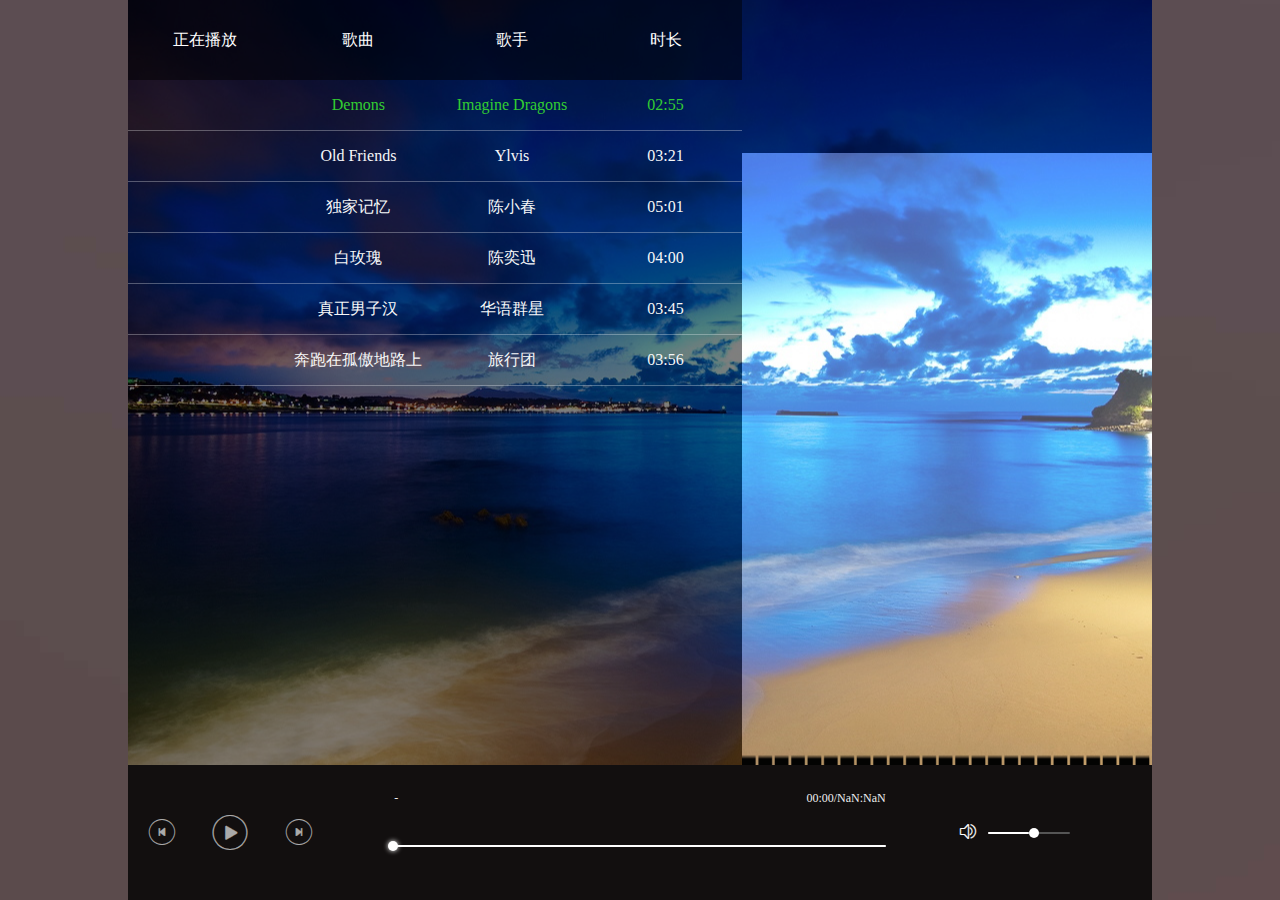
<file: index.html>
<!DOCTYPE html>
<html>
	<head>
		<meta charset="UTF-8">
		<title>music</title>
		<link rel="stylesheet" type="text/css" href="css/music.css"/>
		<script src="js/jquery.js" type="text/javascript" charset="utf-8"></script>
		<script src="js/music.js" type="text/javascript" charset="utf-8"></script>
	</head>
	<body>
		<audio id="audio" src="" loop autoplay></audio>
		<section>
			<div class="content">
				<div class="content-left">
					<ul class="menu">
						<li>正在播放</li><li>歌曲</li><li>歌手</li><li>时长</li>
					</ul>
					
				</div>
				<div class="content-right">
					<section>
					</section>
					<section>
						<canvas id="canvas" width="" height=""></canvas>
					</section>
				</div>
			</div>
			<div class="functionbar">
				<div class="left">
					<div><span class="iconfont last-sing">&#xe605;</span></div>
					<div><span class="iconfont play-sing">&#xe601;</span></div>
					<div><span class="iconfont next-sing">&#xe606;</span></div>
				</div>
				<div class="center">
					<section>
						<section>
							<span class="songname"></span>
							<span> - </span>
							<span class="singer"></span>
						</section>
						<section>
							<span class="singtimenow"></span>
							<span class="">/</span>
							<span class="singtimeall"></span>
						</section>
					</section>
					<section>
						<div class="pogress-all"></div>
						<div class="pogress-preloading"></div>
						<div class="pogress-now"></div>
						<div class="spot"></div>
					</section>
				</div>
				<div class="right">
					<div>
						<span class="iconfont volume">&#xe612;</span>
					</div>
					<div>
						<section>
							<div class="volume-all"></div>
							<div class="volume-now"></div>
							<div class="spot"></div>
						</section>
					</div>
				</div>
			</div>
		</section>
	</body>
</html>
<script src="js/main.js" type="text/javascript" charset="utf-8"></script>
</file>
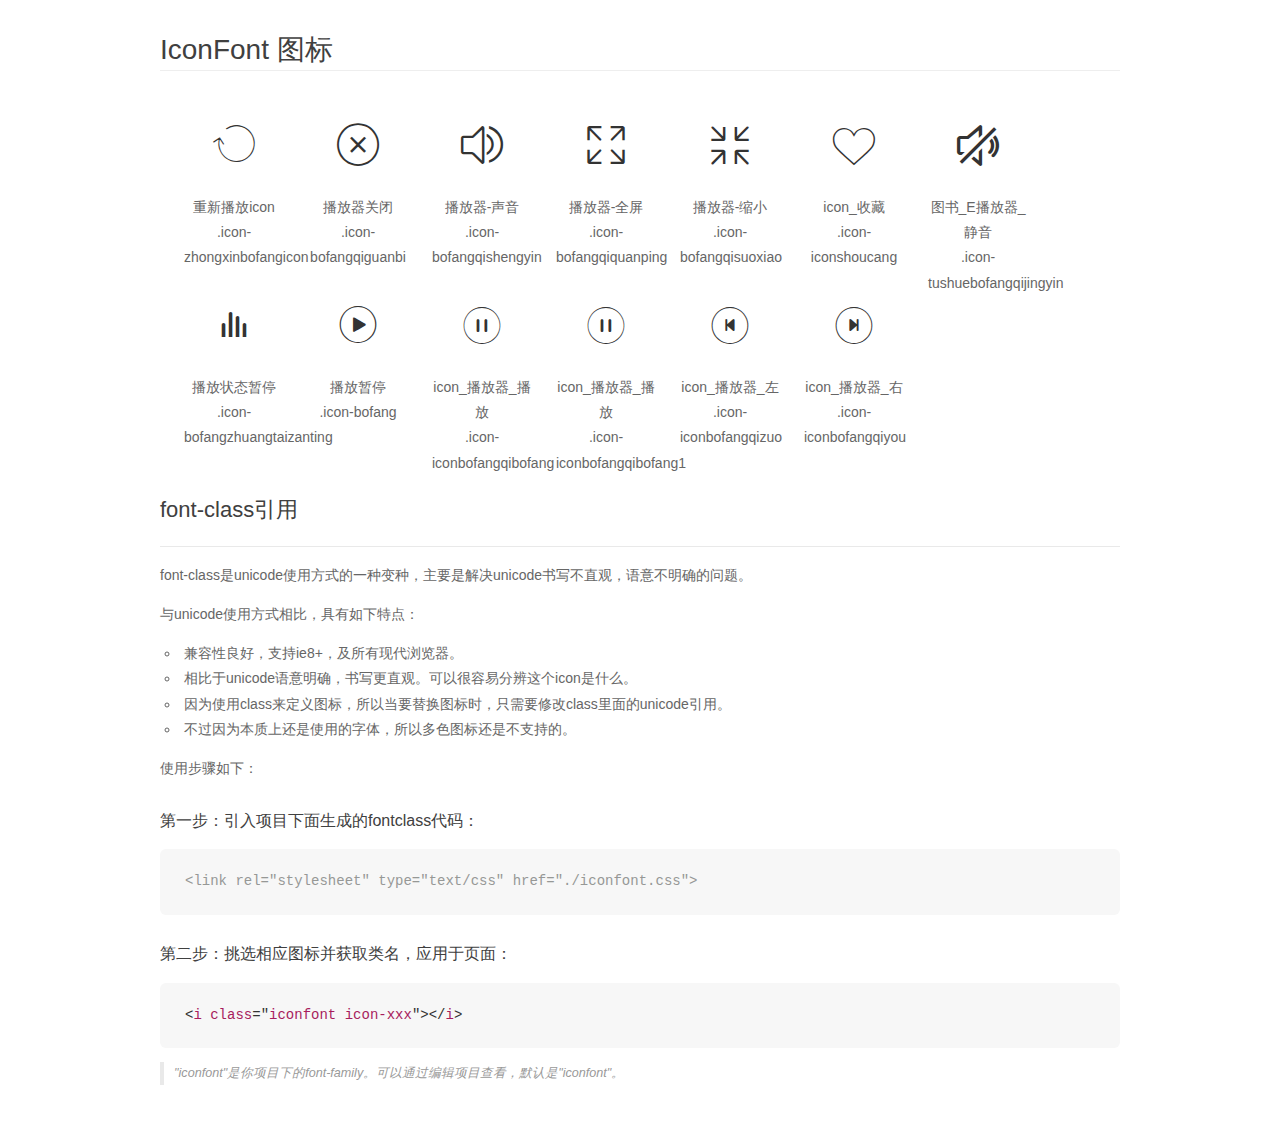
<file: iconfont/font_ne44lo24xnnopqfr/demo_fontclass.html>
<!DOCTYPE html>
<html>
<head>
    <meta charset="utf-8"/>
    <title>IconFont</title>
    <link rel="stylesheet" href="demo.css">
    <link rel="stylesheet" href="iconfont.css">
</head>
<body>
    <div class="main markdown">
        <h1>IconFont 图标</h1>
        <ul class="icon_lists clear">
            
                <li>
                <i class="icon iconfont icon-zhongxinbofangicon"></i>
                    <div class="name">重新播放icon</div>
                    <div class="fontclass">.icon-zhongxinbofangicon</div>
                </li>
            
                <li>
                <i class="icon iconfont icon-bofangqiguanbi"></i>
                    <div class="name">播放器关闭</div>
                    <div class="fontclass">.icon-bofangqiguanbi</div>
                </li>
            
                <li>
                <i class="icon iconfont icon-bofangqishengyin"></i>
                    <div class="name">播放器-声音</div>
                    <div class="fontclass">.icon-bofangqishengyin</div>
                </li>
            
                <li>
                <i class="icon iconfont icon-bofangqiquanping"></i>
                    <div class="name">播放器-全屏</div>
                    <div class="fontclass">.icon-bofangqiquanping</div>
                </li>
            
                <li>
                <i class="icon iconfont icon-bofangqisuoxiao"></i>
                    <div class="name">播放器-缩小</div>
                    <div class="fontclass">.icon-bofangqisuoxiao</div>
                </li>
            
                <li>
                <i class="icon iconfont icon-iconshoucang"></i>
                    <div class="name">icon_收藏</div>
                    <div class="fontclass">.icon-iconshoucang</div>
                </li>
            
                <li>
                <i class="icon iconfont icon-tushuebofangqijingyin"></i>
                    <div class="name">图书_E播放器_静音</div>
                    <div class="fontclass">.icon-tushuebofangqijingyin</div>
                </li>
            
                <li>
                <i class="icon iconfont icon-bofangzhuangtaizanting"></i>
                    <div class="name">播放状态暂停</div>
                    <div class="fontclass">.icon-bofangzhuangtaizanting</div>
                </li>
            
                <li>
                <i class="icon iconfont icon-bofang"></i>
                    <div class="name">播放暂停</div>
                    <div class="fontclass">.icon-bofang</div>
                </li>
            
                <li>
                <i class="icon iconfont icon-iconbofangqibofang"></i>
                    <div class="name">icon_播放器_播放</div>
                    <div class="fontclass">.icon-iconbofangqibofang</div>
                </li>
            
                <li>
                <i class="icon iconfont icon-iconbofangqibofang1"></i>
                    <div class="name">icon_播放器_播放</div>
                    <div class="fontclass">.icon-iconbofangqibofang1</div>
                </li>
            
                <li>
                <i class="icon iconfont icon-iconbofangqizuo"></i>
                    <div class="name">icon_播放器_左</div>
                    <div class="fontclass">.icon-iconbofangqizuo</div>
                </li>
            
                <li>
                <i class="icon iconfont icon-iconbofangqiyou"></i>
                    <div class="name">icon_播放器_右</div>
                    <div class="fontclass">.icon-iconbofangqiyou</div>
                </li>
            
        </ul>

        <h2 id="font-class-">font-class引用</h2>
        <hr>

        <p>font-class是unicode使用方式的一种变种，主要是解决unicode书写不直观，语意不明确的问题。</p>
        <p>与unicode使用方式相比，具有如下特点：</p>
        <ul>
        <li>兼容性良好，支持ie8+，及所有现代浏览器。</li>
        <li>相比于unicode语意明确，书写更直观。可以很容易分辨这个icon是什么。</li>
        <li>因为使用class来定义图标，所以当要替换图标时，只需要修改class里面的unicode引用。</li>
        <li>不过因为本质上还是使用的字体，所以多色图标还是不支持的。</li>
        </ul>
        <p>使用步骤如下：</p>
        <h3 id="-fontclass-">第一步：引入项目下面生成的fontclass代码：</h3>


        <pre><code class="lang-js hljs javascript"><span class="hljs-comment">&lt;link rel="stylesheet" type="text/css" href="./iconfont.css"&gt;</span></code></pre>
        <h3 id="-">第二步：挑选相应图标并获取类名，应用于页面：</h3>
        <pre><code class="lang-css hljs">&lt;<span class="hljs-selector-tag">i</span> <span class="hljs-selector-tag">class</span>="<span class="hljs-selector-tag">iconfont</span> <span class="hljs-selector-tag">icon-xxx</span>"&gt;&lt;/<span class="hljs-selector-tag">i</span>&gt;</code></pre>
        <blockquote>
        <p>"iconfont"是你项目下的font-family。可以通过编辑项目查看，默认是"iconfont"。</p>
        </blockquote>
    </div>
</body>
</html>
</file>
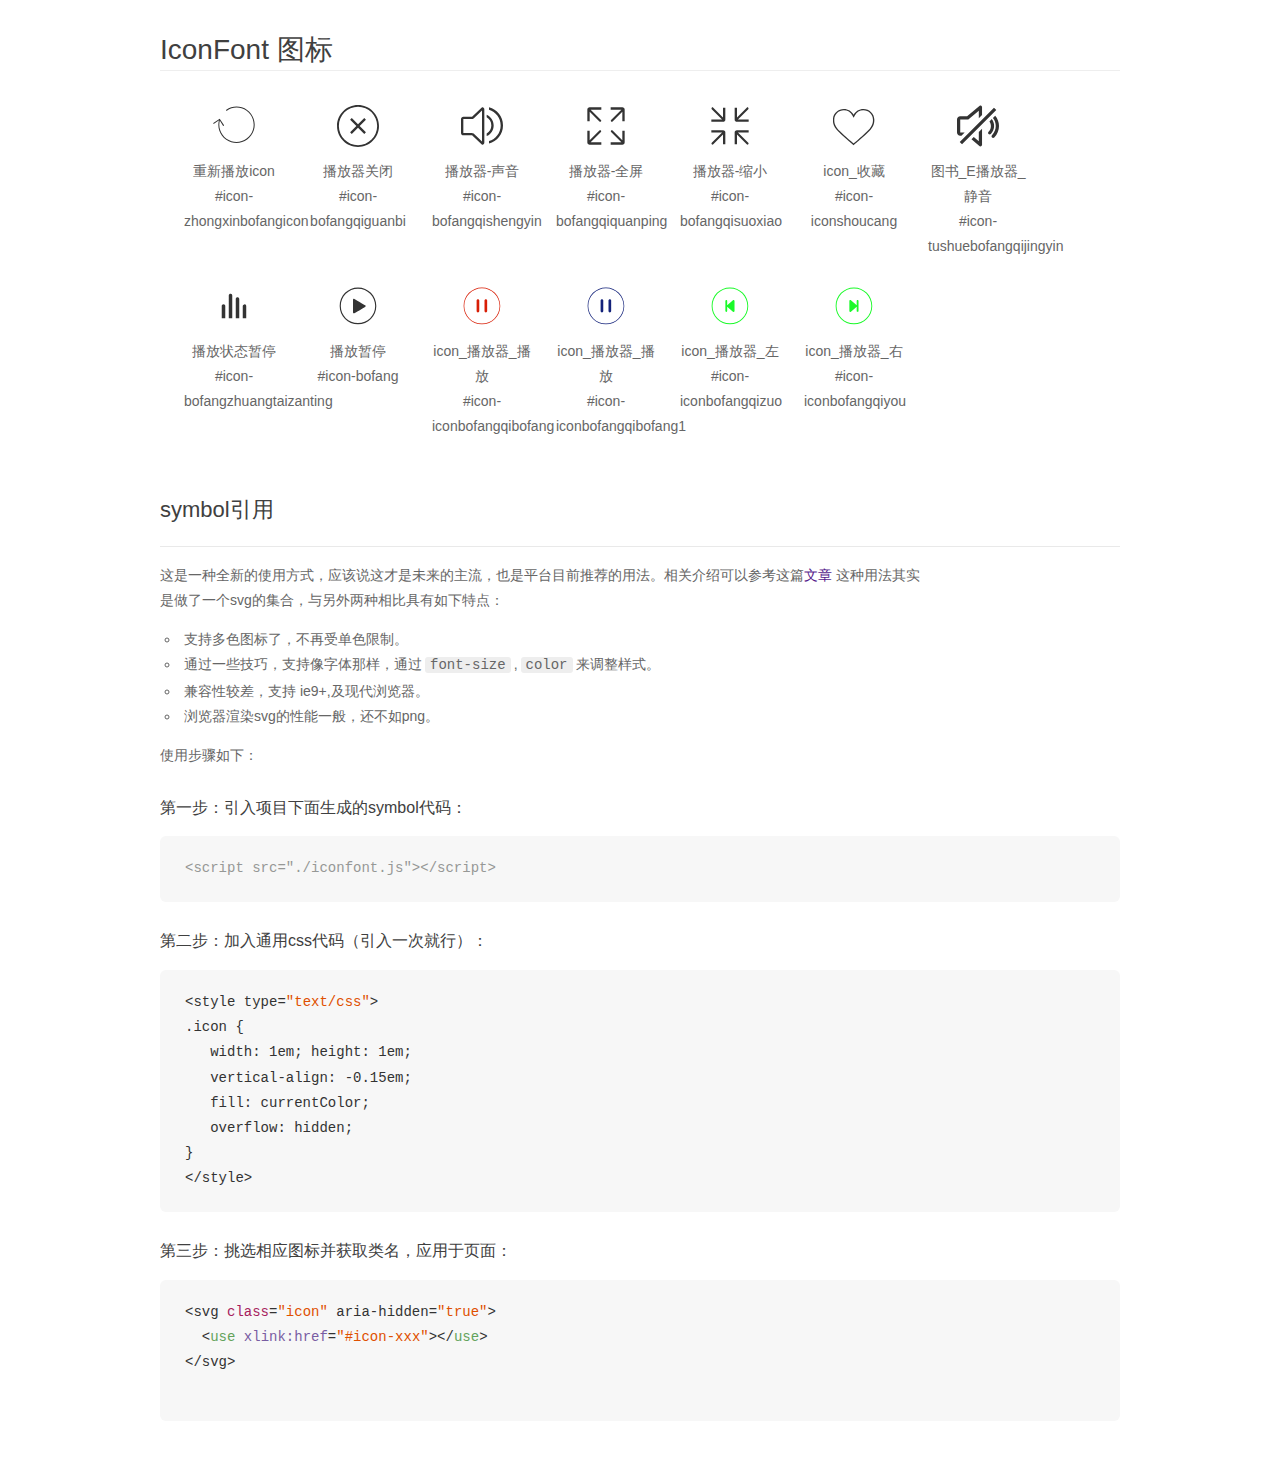
<file: iconfont/font_ne44lo24xnnopqfr/demo_symbol.html>
<!DOCTYPE html>
<html>
<head>
    <meta charset="utf-8"/>
    <title>IconFont</title>
    <link rel="stylesheet" href="demo.css">
    <script src="iconfont.js"></script>

    <style type="text/css">
        .icon {
          /* 通过设置 font-size 来改变图标大小 */
          width: 1em; height: 1em;
          /* 图标和文字相邻时，垂直对齐 */
          vertical-align: -0.15em;
          /* 通过设置 color 来改变 SVG 的颜色/fill */
          fill: currentColor;
          /* path 和 stroke 溢出 viewBox 部分在 IE 下会显示
             normalize.css 中也包含这行 */
          overflow: hidden;
        }

    </style>
</head>
<body>
    <div class="main markdown">
        <h1>IconFont 图标</h1>
        <ul class="icon_lists clear">
            
                <li>
                    <svg class="icon" aria-hidden="true">
                        <use xlink:href="#icon-zhongxinbofangicon"></use>
                    </svg>
                    <div class="name">重新播放icon</div>
                    <div class="fontclass">#icon-zhongxinbofangicon</div>
                </li>
            
                <li>
                    <svg class="icon" aria-hidden="true">
                        <use xlink:href="#icon-bofangqiguanbi"></use>
                    </svg>
                    <div class="name">播放器关闭</div>
                    <div class="fontclass">#icon-bofangqiguanbi</div>
                </li>
            
                <li>
                    <svg class="icon" aria-hidden="true">
                        <use xlink:href="#icon-bofangqishengyin"></use>
                    </svg>
                    <div class="name">播放器-声音</div>
                    <div class="fontclass">#icon-bofangqishengyin</div>
                </li>
            
                <li>
                    <svg class="icon" aria-hidden="true">
                        <use xlink:href="#icon-bofangqiquanping"></use>
                    </svg>
                    <div class="name">播放器-全屏</div>
                    <div class="fontclass">#icon-bofangqiquanping</div>
                </li>
            
                <li>
                    <svg class="icon" aria-hidden="true">
                        <use xlink:href="#icon-bofangqisuoxiao"></use>
                    </svg>
                    <div class="name">播放器-缩小</div>
                    <div class="fontclass">#icon-bofangqisuoxiao</div>
                </li>
            
                <li>
                    <svg class="icon" aria-hidden="true">
                        <use xlink:href="#icon-iconshoucang"></use>
                    </svg>
                    <div class="name">icon_收藏</div>
                    <div class="fontclass">#icon-iconshoucang</div>
                </li>
            
                <li>
                    <svg class="icon" aria-hidden="true">
                        <use xlink:href="#icon-tushuebofangqijingyin"></use>
                    </svg>
                    <div class="name">图书_E播放器_静音</div>
                    <div class="fontclass">#icon-tushuebofangqijingyin</div>
                </li>
            
                <li>
                    <svg class="icon" aria-hidden="true">
                        <use xlink:href="#icon-bofangzhuangtaizanting"></use>
                    </svg>
                    <div class="name">播放状态暂停</div>
                    <div class="fontclass">#icon-bofangzhuangtaizanting</div>
                </li>
            
                <li>
                    <svg class="icon" aria-hidden="true">
                        <use xlink:href="#icon-bofang"></use>
                    </svg>
                    <div class="name">播放暂停</div>
                    <div class="fontclass">#icon-bofang</div>
                </li>
            
                <li>
                    <svg class="icon" aria-hidden="true">
                        <use xlink:href="#icon-iconbofangqibofang"></use>
                    </svg>
                    <div class="name">icon_播放器_播放</div>
                    <div class="fontclass">#icon-iconbofangqibofang</div>
                </li>
            
                <li>
                    <svg class="icon" aria-hidden="true">
                        <use xlink:href="#icon-iconbofangqibofang1"></use>
                    </svg>
                    <div class="name">icon_播放器_播放</div>
                    <div class="fontclass">#icon-iconbofangqibofang1</div>
                </li>
            
                <li>
                    <svg class="icon" aria-hidden="true">
                        <use xlink:href="#icon-iconbofangqizuo"></use>
                    </svg>
                    <div class="name">icon_播放器_左</div>
                    <div class="fontclass">#icon-iconbofangqizuo</div>
                </li>
            
                <li>
                    <svg class="icon" aria-hidden="true">
                        <use xlink:href="#icon-iconbofangqiyou"></use>
                    </svg>
                    <div class="name">icon_播放器_右</div>
                    <div class="fontclass">#icon-iconbofangqiyou</div>
                </li>
            
        </ul>


        <h2 id="symbol-">symbol引用</h2>
        <hr>

        <p>这是一种全新的使用方式，应该说这才是未来的主流，也是平台目前推荐的用法。相关介绍可以参考这篇<a href="">文章</a>
        这种用法其实是做了一个svg的集合，与另外两种相比具有如下特点：</p>
        <ul>
          <li>支持多色图标了，不再受单色限制。</li>
          <li>通过一些技巧，支持像字体那样，通过<code>font-size</code>,<code>color</code>来调整样式。</li>
          <li>兼容性较差，支持 ie9+,及现代浏览器。</li>
          <li>浏览器渲染svg的性能一般，还不如png。</li>
        </ul>
        <p>使用步骤如下：</p>
        <h3 id="-symbol-">第一步：引入项目下面生成的symbol代码：</h3>
        <pre><code class="lang-js hljs javascript"><span class="hljs-comment">&lt;script src="./iconfont.js"&gt;&lt;/script&gt;</span></code></pre>
        <h3 id="-css-">第二步：加入通用css代码（引入一次就行）：</h3>
        <pre><code class="lang-js hljs javascript">&lt;style type=<span class="hljs-string">"text/css"</span>&gt;
.icon {
   width: <span class="hljs-number">1</span>em; height: <span class="hljs-number">1</span>em;
   vertical-align: <span class="hljs-number">-0.15</span>em;
   fill: currentColor;
   overflow: hidden;
}
&lt;<span class="hljs-regexp">/style&gt;</span></code></pre>
        <h3 id="-">第三步：挑选相应图标并获取类名，应用于页面：</h3>
        <pre><code class="lang-js hljs javascript">&lt;svg <span class="hljs-class"><span class="hljs-keyword">class</span></span>=<span class="hljs-string">"icon"</span> aria-hidden=<span class="hljs-string">"true"</span>&gt;<span class="xml"><span class="hljs-tag">
  &lt;<span class="hljs-name">use</span> <span class="hljs-attr">xlink:href</span>=<span class="hljs-string">"#icon-xxx"</span>&gt;</span><span class="hljs-tag">&lt;/<span class="hljs-name">use</span>&gt;</span>
</span>&lt;<span class="hljs-regexp">/svg&gt;
        </span></code></pre>
    </div>
</body>
</html>
</file>
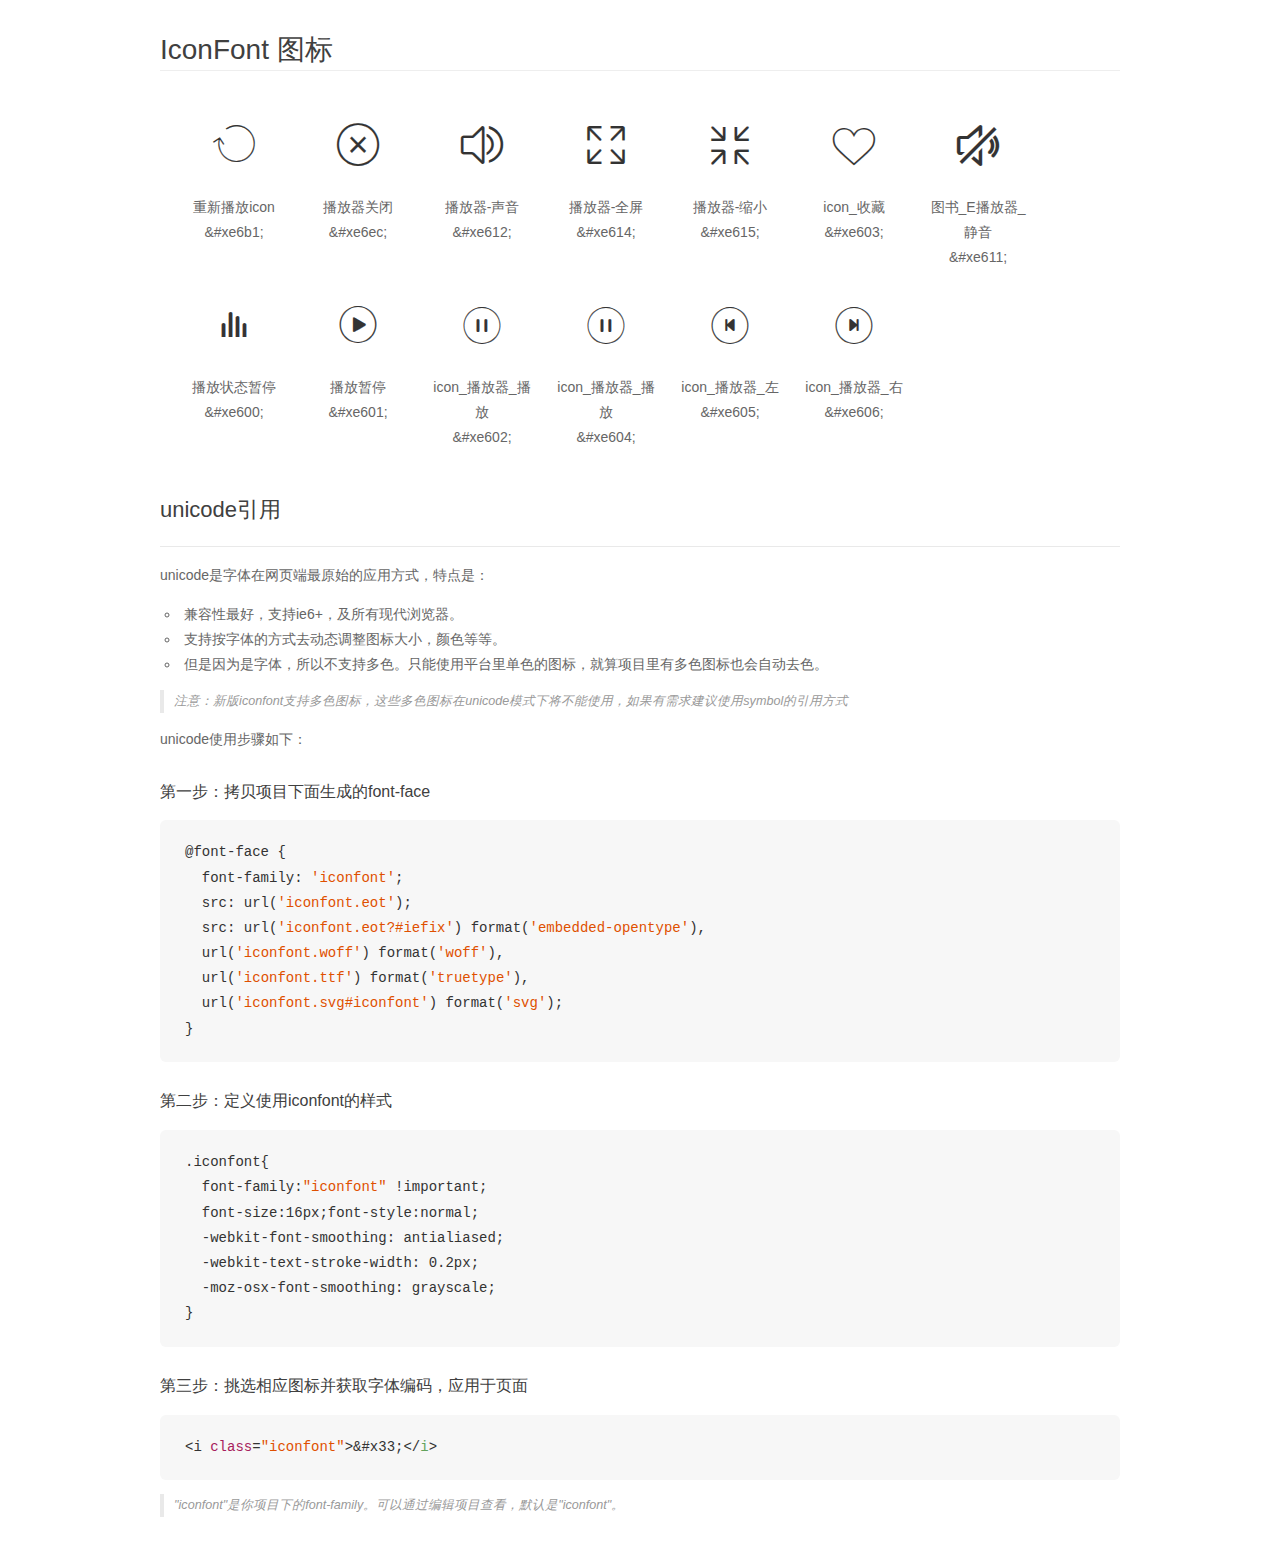
<file: iconfont/font_ne44lo24xnnopqfr/demo_unicode.html>
<!DOCTYPE html>
<html>
<head>
    <meta charset="utf-8"/>
    <title>IconFont</title>
    <link rel="stylesheet" href="demo.css">

    <style type="text/css">

        @font-face {font-family: "iconfont";
          src: url('iconfont.eot'); /* IE9*/
          src: url('iconfont.eot#iefix') format('embedded-opentype'), /* IE6-IE8 */
          url('iconfont.woff') format('woff'), /* chrome, firefox */
          url('iconfont.ttf') format('truetype'), /* chrome, firefox, opera, Safari, Android, iOS 4.2+*/
          url('iconfont.svg#iconfont') format('svg'); /* iOS 4.1- */
        }

        .iconfont {
          font-family:"iconfont" !important;
          font-size:16px;
          font-style:normal;
          -webkit-font-smoothing: antialiased;
          -webkit-text-stroke-width: 0.2px;
          -moz-osx-font-smoothing: grayscale;
        }

    </style>
</head>
<body>
    <div class="main markdown">
        <h1>IconFont 图标</h1>
        <ul class="icon_lists clear">
            
                <li>
                <i class="icon iconfont">&#xe6b1;</i>
                    <div class="name">重新播放icon</div>
                    <div class="code">&amp;#xe6b1;</div>
                </li>
            
                <li>
                <i class="icon iconfont">&#xe6ec;</i>
                    <div class="name">播放器关闭</div>
                    <div class="code">&amp;#xe6ec;</div>
                </li>
            
                <li>
                <i class="icon iconfont">&#xe612;</i>
                    <div class="name">播放器-声音</div>
                    <div class="code">&amp;#xe612;</div>
                </li>
            
                <li>
                <i class="icon iconfont">&#xe614;</i>
                    <div class="name">播放器-全屏</div>
                    <div class="code">&amp;#xe614;</div>
                </li>
            
                <li>
                <i class="icon iconfont">&#xe615;</i>
                    <div class="name">播放器-缩小</div>
                    <div class="code">&amp;#xe615;</div>
                </li>
            
                <li>
                <i class="icon iconfont">&#xe603;</i>
                    <div class="name">icon_收藏</div>
                    <div class="code">&amp;#xe603;</div>
                </li>
            
                <li>
                <i class="icon iconfont">&#xe611;</i>
                    <div class="name">图书_E播放器_静音</div>
                    <div class="code">&amp;#xe611;</div>
                </li>
            
                <li>
                <i class="icon iconfont">&#xe600;</i>
                    <div class="name">播放状态暂停</div>
                    <div class="code">&amp;#xe600;</div>
                </li>
            
                <li>
                <i class="icon iconfont">&#xe601;</i>
                    <div class="name">播放暂停</div>
                    <div class="code">&amp;#xe601;</div>
                </li>
            
                <li>
                <i class="icon iconfont">&#xe602;</i>
                    <div class="name">icon_播放器_播放</div>
                    <div class="code">&amp;#xe602;</div>
                </li>
            
                <li>
                <i class="icon iconfont">&#xe604;</i>
                    <div class="name">icon_播放器_播放</div>
                    <div class="code">&amp;#xe604;</div>
                </li>
            
                <li>
                <i class="icon iconfont">&#xe605;</i>
                    <div class="name">icon_播放器_左</div>
                    <div class="code">&amp;#xe605;</div>
                </li>
            
                <li>
                <i class="icon iconfont">&#xe606;</i>
                    <div class="name">icon_播放器_右</div>
                    <div class="code">&amp;#xe606;</div>
                </li>
            
        </ul>
        <h2 id="unicode-">unicode引用</h2>
        <hr>

        <p>unicode是字体在网页端最原始的应用方式，特点是：</p>
        <ul>
        <li>兼容性最好，支持ie6+，及所有现代浏览器。</li>
        <li>支持按字体的方式去动态调整图标大小，颜色等等。</li>
        <li>但是因为是字体，所以不支持多色。只能使用平台里单色的图标，就算项目里有多色图标也会自动去色。</li>
        </ul>
        <blockquote>
        <p>注意：新版iconfont支持多色图标，这些多色图标在unicode模式下将不能使用，如果有需求建议使用symbol的引用方式</p>
        </blockquote>
        <p>unicode使用步骤如下：</p>
        <h3 id="-font-face">第一步：拷贝项目下面生成的font-face</h3>
        <pre><code class="lang-js hljs javascript">@font-face {
  font-family: <span class="hljs-string">'iconfont'</span>;
  src: url(<span class="hljs-string">'iconfont.eot'</span>);
  src: url(<span class="hljs-string">'iconfont.eot?#iefix'</span>) format(<span class="hljs-string">'embedded-opentype'</span>),
  url(<span class="hljs-string">'iconfont.woff'</span>) format(<span class="hljs-string">'woff'</span>),
  url(<span class="hljs-string">'iconfont.ttf'</span>) format(<span class="hljs-string">'truetype'</span>),
  url(<span class="hljs-string">'iconfont.svg#iconfont'</span>) format(<span class="hljs-string">'svg'</span>);
}
</code></pre>
        <h3 id="-iconfont-">第二步：定义使用iconfont的样式</h3>
        <pre><code class="lang-js hljs javascript">.iconfont{
  font-family:<span class="hljs-string">"iconfont"</span> !important;
  font-size:<span class="hljs-number">16</span>px;font-style:normal;
  -webkit-font-smoothing: antialiased;
  -webkit-text-stroke-width: <span class="hljs-number">0.2</span>px;
  -moz-osx-font-smoothing: grayscale;
}
</code></pre>
        <h3 id="-">第三步：挑选相应图标并获取字体编码，应用于页面</h3>
        <pre><code class="lang-js hljs javascript">&lt;i <span class="hljs-class"><span class="hljs-keyword">class</span></span>=<span class="hljs-string">"iconfont"</span>&gt;&amp;#x33;<span class="xml"><span class="hljs-tag">&lt;/<span class="hljs-name">i</span>&gt;</span></span></code></pre>

        <blockquote>
        <p>"iconfont"是你项目下的font-family。可以通过编辑项目查看，默认是"iconfont"。</p>
        </blockquote>
    </div>


</body>
</html>
</file>
<file: css/music.css>
@font-face {font-family: "iconfont";
	src: url('../iconfont/font_ne44lo24xnnopqfr/iconfont.eot'); /* IE9*/
	src: url('../iconfont/font_ne44lo24xnnopqfr/iconfont.eot#iefix') format('embedded-opentype'), /* IE6-IE8 */
	url('../iconfont/font_ne44lo24xnnopqfr/iconfont.woff') format('woff'), /* chrome, firefox */
	url('../iconfont/font_ne44lo24xnnopqfr/iconfont.ttf') format('truetype'), /* chrome, firefox, opera, Safari, Android, iOS 4.2+*/
	url('../iconfont/font_ne44lo24xnnopqfr/iconfont.svg#iconfont') format('svg'); /* iOS 4.1- */
}

.iconfont {
  font-family:"iconfont" !important;
  font-size:16px;
  font-style:normal;
  -webkit-font-smoothing: antialiased;
  -webkit-text-stroke-width: 0.2px;
  -moz-osx-font-smoothing: grayscale;
}
*{
	padding: 0;
	margin: 0;
	list-style: none;
}
html{
	width: 100%;
	height: 100%;
}
body{
	width: 100%;
	height: 100%;
	background-image: url(../img/display.jpg);
	background-position: center center;
	background-repeat: no-repeat;
}
section{
	width: 80%;
	height: 100%;
	margin: 0 auto;
}
.content{
	width: 100%;
	height: 85%;
	display: flex;
	background-image: url(../img/bj1.jpg);
	background-position: center center;
	background-repeat: no-repeat;
}
.content .content-left{
	width: 60%;
	height: 100%;
	background: rgba(0,0,0,.5);
	display: flex;
	flex-direction: column;
}
.content .list-songs li{
	border-bottom: 1px solid rgba(255,255,255,.3);
}
.content .content-right{
	width: 40%;
	height: 100%;
}
.content .content-right section:first-of-type{
	width: 100%;
	height: 20%;
	display: flex;
	justify-content: center;
	align-items: center;
	background: rgba(0,0,0,.5);
}
.content .content-right p{
	color: #fff;
}
.content .content-right section:nth-of-type(2){
	width: 100%;
	height: 80%;
}
#canvas{
	width: 100%;
	height: 100%;
	background: rgba(255,255,255,.3);
}
.content .menu{
	width: 100%;
	height: 80px;
	background: rgba(0,0,0,.5);
	display: flex;
	text-align: center;
	line-height: 80px;
}
.content .menu li{
	width: 25%;
	height: 100%;
	color: #fff;
}
.content .list-songs{
	width: 100%;
	height: auto;
	display: flex;
	text-align: center;
	line-height: 50px;
	color: #F6F7F8;
}
.content .list-songs li{
	width: 25%;
	height: 50px;
}
.functionbar{
	width: 100%;
	height: 15%;
	margin: 0 auto;
	background: rgba(0,0,0,.8);
	display: flex;
}
.functionbar .left{
	width: 20%;
	height: 100%;
	display: flex;
}
.functionbar .left > div{
	width: 33.3333333333%;
	height: 100%;
	display: flex;
	align-items: center;
	justify-content: center;
}
.functionbar .left span{
	font-size: 30px;
	color: #aaa;
}
.functionbar .left span:hover{
	color: #FFFFFF;
}
.functionbar .left div:nth-child(2) span{
	font-size: 40px;
}
.functionbar .center{
	width: 60%;
	height: 100%;
	position: relative;
	display: flex;
	flex-direction: column;
}
.functionbar .center > section{
	width: 80%;
	height: 50%;
	display: flex;
}
.functionbar .center > section > section:first-of-type{
	display: flex;
	align-items: center;
	width: 50%;
	height: 100%;
}
.functionbar .center > section > section:nth-child(2){
	width: 50%;
	height: 100%;
	display: flex;
	justify-content: flex-end;
	align-items: center;
}
.functionbar .center span{
	color: #EEEEEE;
	font-size: 12px;
}
.functionbar .center .pogress-all{
	width: 80%;
	height: 2px;
	border-radius: 2px;
	background: #555;
	position: absolute;
	top: 60%;
	margin-top: -1px;
	left: 10%;
}
.functionbar .center .pogress-preloading{
	width: 0;
	height: 2px;
	border-radius: 2px;
	background: #fff;
	position: absolute;
	top: 60%;
	margin-top: -1px;
	left: 10%;
	transition: width 1s;
}
.functionbar .center .pogress-now{
	width: 0;
	height: 2px;
	border-radius: 2px;
	background: #fff;
	position: absolute;
	top: 60%;
	margin-top: -1px;
	left: 10%;
}
.functionbar .center .spot{
	width: 10px;
	height: 10px;
	border-radius: 50%;
	background: #fff;
	box-sizing: border-box;
	box-shadow: 0 0 5px #fff;
	position: absolute;
	top: 60%;
	margin-top: -5px;
	left: 9%;
}
.functionbar .right{
	width: 20%;
	height: 100%;
	display: flex;
}
.functionbar .right > div:first-of-type{
	width: 20%;
	height: 100%;
	display: flex;
	justify-content: center;
	align-items: center;
}
.functionbar .right > div:first-of-type span{
	color: #fff;
}
.functionbar .right > div:nth-of-type(2){
	width: 80%;
	height: 100%;
}
.functionbar .right > div:nth-of-type(2) section{
	width: 50%;
	height: 100%;
	margin: 0;
	position: relative;
}
.functionbar .right > div:nth-of-type(2) .volume-all{
	width: 100%;
	height: 2px;
	border-radius: 2px;
	background: #555;
	position: absolute;
	top: 50%;
	margin-top: -1px;
	left: 0;
}
.functionbar .right > div:nth-of-type(2) .volume-now{
	width: 0;
	height: 2px;
	border-radius: 2px;
	background: #fff;
	position: absolute;
	top: 50%;
	margin-top: -1px;
	left: 0;
}
.functionbar .right > div:nth-of-type(2) .spot{
	width: 10px;
	height: 10px;
	border-radius: 50%;
	background: #fff;
	position: absolute;
	top: 50%;
	margin-top: -5px;
	left: 0;
}
</file>
<file: iconfont/font_ne44lo24xnnopqfr/iconfont.css>
@font-face {font-family: "iconfont";
  src: url('iconfont.eot?t=1490073208738'); /* IE9*/
  src: url('iconfont.eot?t=1490073208738#iefix') format('embedded-opentype'), /* IE6-IE8 */
  url('iconfont.woff?t=1490073208738') format('woff'), /* chrome, firefox */
  url('iconfont.ttf?t=1490073208738') format('truetype'), /* chrome, firefox, opera, Safari, Android, iOS 4.2+*/
  url('iconfont.svg?t=1490073208738#iconfont') format('svg'); /* iOS 4.1- */
}

.iconfont {
  font-family:"iconfont" !important;
  font-size:16px;
  font-style:normal;
  -webkit-font-smoothing: antialiased;
  -moz-osx-font-smoothing: grayscale;
}

.icon-zhongxinbofangicon:before { content: "\e6b1"; }

.icon-bofangqiguanbi:before { content: "\e6ec"; }

.icon-bofangqishengyin:before { content: "\e612"; }

.icon-bofangqiquanping:before { content: "\e614"; }

.icon-bofangqisuoxiao:before { content: "\e615"; }

.icon-iconshoucang:before { content: "\e603"; }

.icon-tushuebofangqijingyin:before { content: "\e611"; }

.icon-bofangzhuangtaizanting:before { content: "\e600"; }

.icon-bofang:before { content: "\e601"; }

.icon-iconbofangqibofang:before { content: "\e602"; }

.icon-iconbofangqibofang1:before { content: "\e604"; }

.icon-iconbofangqizuo:before { content: "\e605"; }

.icon-iconbofangqiyou:before { content: "\e606"; }
</file>
<file: iconfont/font_ne44lo24xnnopqfr/demo.css>
*{margin: 0;padding: 0;list-style: none;}
/*
KISSY CSS Reset
理念：1. reset 的目的不是清除浏览器的默认样式，这仅是部分工作。清除和重置是紧密不可分的。
2. reset 的目的不是让默认样式在所有浏览器下一致，而是减少默认样式有可能带来的问题。
3. reset 期望提供一套普适通用的基础样式。但没有银弹，推荐根据具体需求，裁剪和修改后再使用。
特色：1. 适应中文；2. 基于最新主流浏览器。
维护：玉伯<lifesinger@gmail.com>, 正淳<ragecarrier@gmail.com>
 */

/** 清除内外边距 **/
body, h1, h2, h3, h4, h5, h6, hr, p, blockquote, /* structural elements 结构元素 */
dl, dt, dd, ul, ol, li, /* list elements 列表元素 */
pre, /* text formatting elements 文本格式元素 */
form, fieldset, legend, button, input, textarea, /* form elements 表单元素 */
th, td /* table elements 表格元素 */ {
  margin: 0;
  padding: 0;
}

/** 设置默认字体 **/
body,
button, input, select, textarea /* for ie */ {
  font: 12px/1.5 tahoma, arial, \5b8b\4f53, sans-serif;
}
h1, h2, h3, h4, h5, h6 { font-size: 100%; }
address, cite, dfn, em, var { font-style: normal; } /* 将斜体扶正 */
code, kbd, pre, samp { font-family: courier new, courier, monospace; } /* 统一等宽字体 */
small { font-size: 12px; } /* 小于 12px 的中文很难阅读，让 small 正常化 */

/** 重置列表元素 **/
ul, ol { list-style: none; }

/** 重置文本格式元素 **/
a { text-decoration: none; }
a:hover { text-decoration: underline; }


/** 重置表单元素 **/
legend { color: #000; } /* for ie6 */
fieldset, img { border: 0; } /* img 搭车：让链接里的 img 无边框 */
button, input, select, textarea { font-size: 100%; } /* 使得表单元素在 ie 下能继承字体大小 */
/* 注：optgroup 无法扶正 */

/** 重置表格元素 **/
table { border-collapse: collapse; border-spacing: 0; }

/* 清除浮动 */
.ks-clear:after, .clear:after {
  content: '\20';
  display: block;
  height: 0;
  clear: both;
}
.ks-clear, .clear {
  *zoom: 1;
}

.main {
  padding: 30px 100px;
width: 960px;
margin: 0 auto;
}
.main h1{font-size:36px; color:#333; text-align:left;margin-bottom:30px; border-bottom: 1px solid #eee;}

.helps{margin-top:40px;}
.helps pre{
  padding:20px;
  margin:10px 0;
  border:solid 1px #e7e1cd;
  background-color: #fffdef;
  overflow: auto;
}

.icon_lists{
  width: 100% !important;

}

.icon_lists li{
  float:left;
  width: 100px;
  height:180px;
  text-align: center;
  list-style: none !important;
}
.icon_lists .icon{
  font-size: 42px;
  line-height: 100px;
  margin: 10px 0;
  color:#333;
  -webkit-transition: font-size 0.25s ease-out 0s;
  -moz-transition: font-size 0.25s ease-out 0s;
  transition: font-size 0.25s ease-out 0s;

}
.icon_lists .icon:hover{
  font-size: 100px;
}



.markdown {
  color: #666;
  font-size: 14px;
  line-height: 1.8;
}

.highlight {
  line-height: 1.5;
}

.markdown img {
  vertical-align: middle;
  max-width: 100%;
}

.markdown h1 {
  color: #404040;
  font-weight: 500;
  line-height: 40px;
  margin-bottom: 24px;
}

.markdown h2,
.markdown h3,
.markdown h4,
.markdown h5,
.markdown h6 {
  color: #404040;
  margin: 1.6em 0 0.6em 0;
  font-weight: 500;
  clear: both;
}

.markdown h1 {
  font-size: 28px;
}

.markdown h2 {
  font-size: 22px;
}

.markdown h3 {
  font-size: 16px;
}

.markdown h4 {
  font-size: 14px;
}

.markdown h5 {
  font-size: 12px;
}

.markdown h6 {
  font-size: 12px;
}

.markdown hr {
  height: 1px;
  border: 0;
  background: #e9e9e9;
  margin: 16px 0;
  clear: both;
}

.markdown p,
.markdown pre {
  margin: 1em 0;
}

.markdown > p,
.markdown > blockquote,
.markdown > .highlight,
.markdown > ol,
.markdown > ul {
  width: 80%;
}

.markdown ul > li {
  list-style: circle;
}

.markdown > ul li,
.markdown blockquote ul > li {
  margin-left: 20px;
  padding-left: 4px;
}

.markdown > ul li p,
.markdown > ol li p {
  margin: 0.6em 0;
}

.markdown ol > li {
  list-style: decimal;
}

.markdown > ol li,
.markdown blockquote ol > li {
  margin-left: 20px;
  padding-left: 4px;
}

.markdown code {
  margin: 0 3px;
  padding: 0 5px;
  background: #eee;
  border-radius: 3px;
}

.markdown pre {
  border-radius: 6px;
  background: #f7f7f7;
  padding: 20px;
}

.markdown pre code {
  border: none;
  background: #f7f7f7;
  margin: 0;
}

.markdown strong,
.markdown b {
  font-weight: 600;
}

.markdown > table {
  border-collapse: collapse;
  border-spacing: 0px;
  empty-cells: show;
  border: 1px solid #e9e9e9;
  width: 95%;
  margin-bottom: 24px;
}

.markdown > table th {
  white-space: nowrap;
  color: #333;
  font-weight: 600;

}

.markdown > table th,
.markdown > table td {
  border: 1px solid #e9e9e9;
  padding: 8px 16px;
  text-align: left;
}

.markdown > table th {
  background: #F7F7F7;
}

.markdown blockquote {
  font-size: 90%;
  color: #999;
  border-left: 4px solid #e9e9e9;
  padding-left: 0.8em;
  margin: 1em 0;
  font-style: italic;
}

.markdown blockquote p {
  margin: 0;
}

.markdown .anchor {
  opacity: 0;
  transition: opacity 0.3s ease;
  margin-left: 8px;
}

.markdown .waiting {
  color: #ccc;
}

.markdown h1:hover .anchor,
.markdown h2:hover .anchor,
.markdown h3:hover .anchor,
.markdown h4:hover .anchor,
.markdown h5:hover .anchor,
.markdown h6:hover .anchor {
  opacity: 1;
  display: inline-block;
}

.markdown > br,
.markdown > p > br {
  clear: both;
}


.hljs {
  display: block;
  background: white;
  padding: 0.5em;
  color: #333333;
  overflow-x: auto;
}

.hljs-comment,
.hljs-meta {
  color: #969896;
}

.hljs-string,
.hljs-variable,
.hljs-template-variable,
.hljs-strong,
.hljs-emphasis,
.hljs-quote {
  color: #df5000;
}

.hljs-keyword,
.hljs-selector-tag,
.hljs-type {
  color: #a71d5d;
}

.hljs-literal,
.hljs-symbol,
.hljs-bullet,
.hljs-attribute {
  color: #0086b3;
}

.hljs-section,
.hljs-name {
  color: #63a35c;
}

.hljs-tag {
  color: #333333;
}

.hljs-title,
.hljs-attr,
.hljs-selector-id,
.hljs-selector-class,
.hljs-selector-attr,
.hljs-selector-pseudo {
  color: #795da3;
}

.hljs-addition {
  color: #55a532;
  background-color: #eaffea;
}

.hljs-deletion {
  color: #bd2c00;
  background-color: #ffecec;
}

.hljs-link {
  text-decoration: underline;
}

pre{
  background: #fff;
}
</file>
